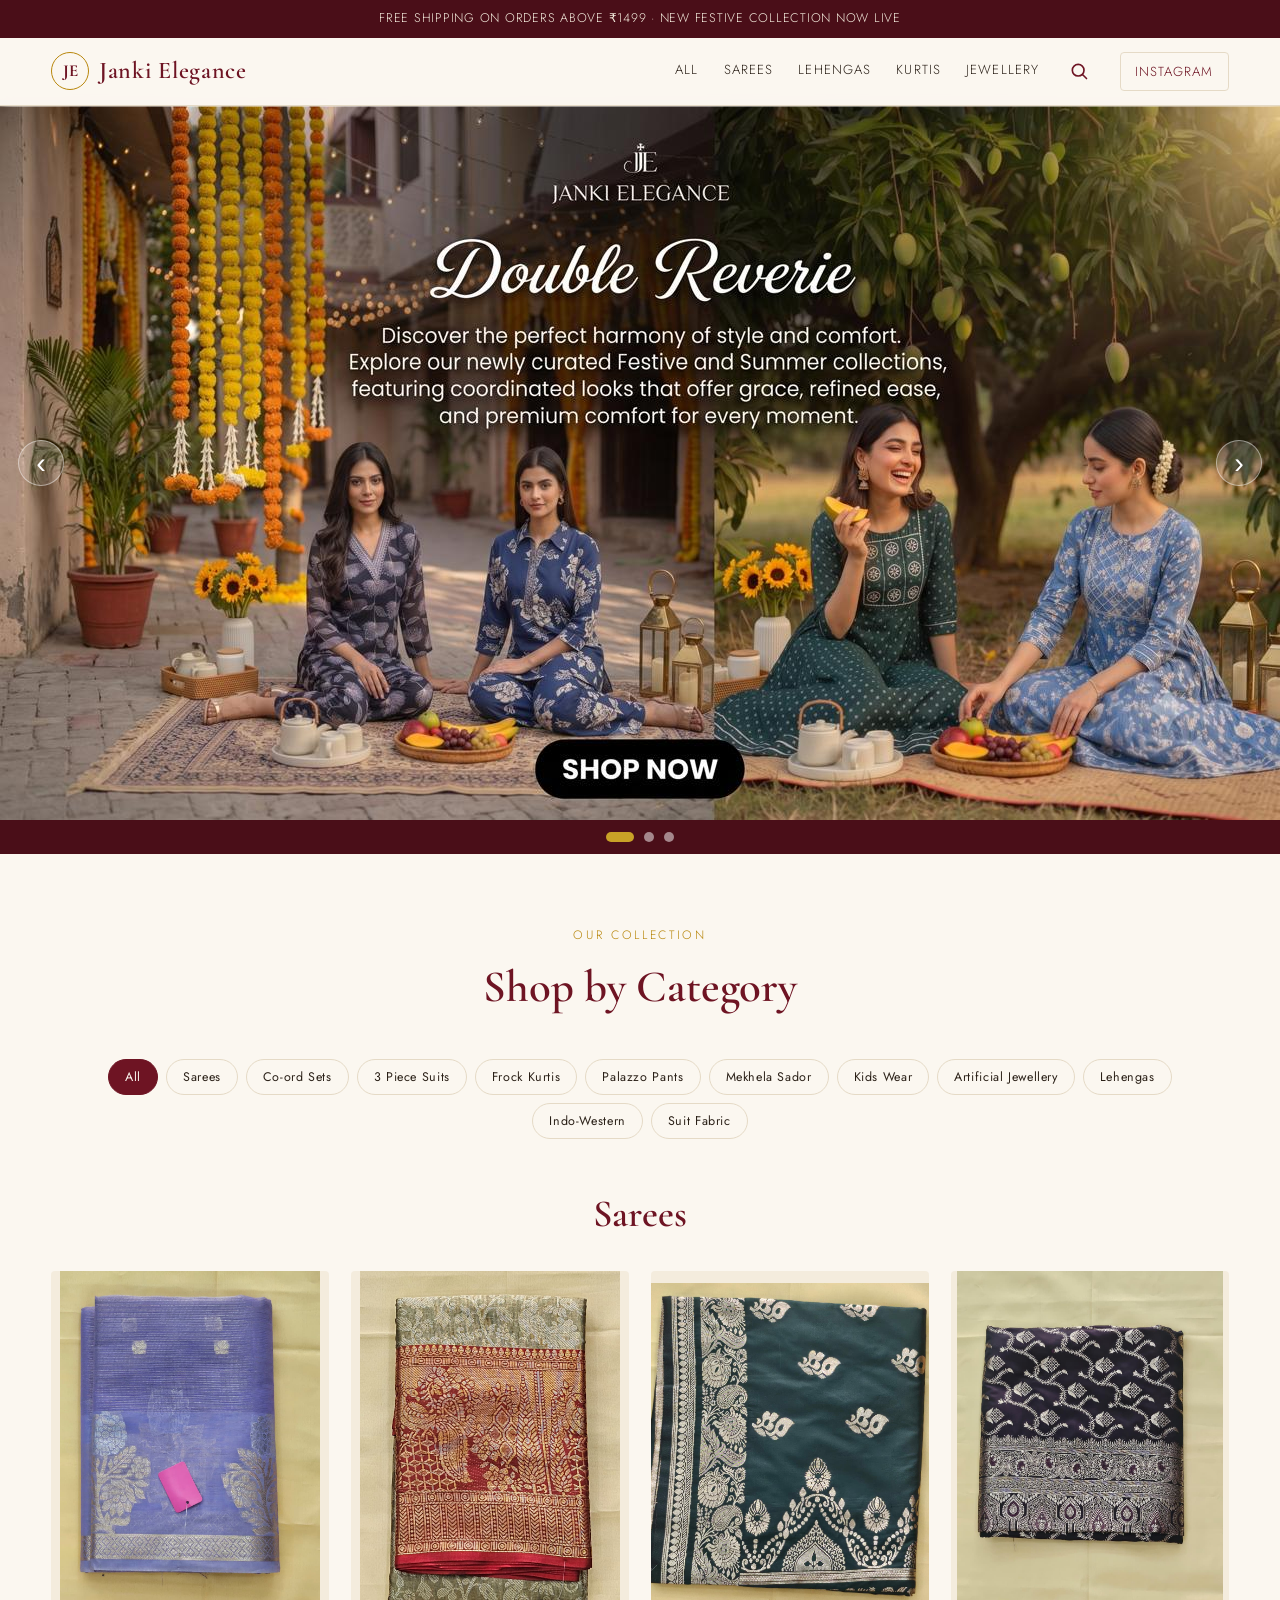
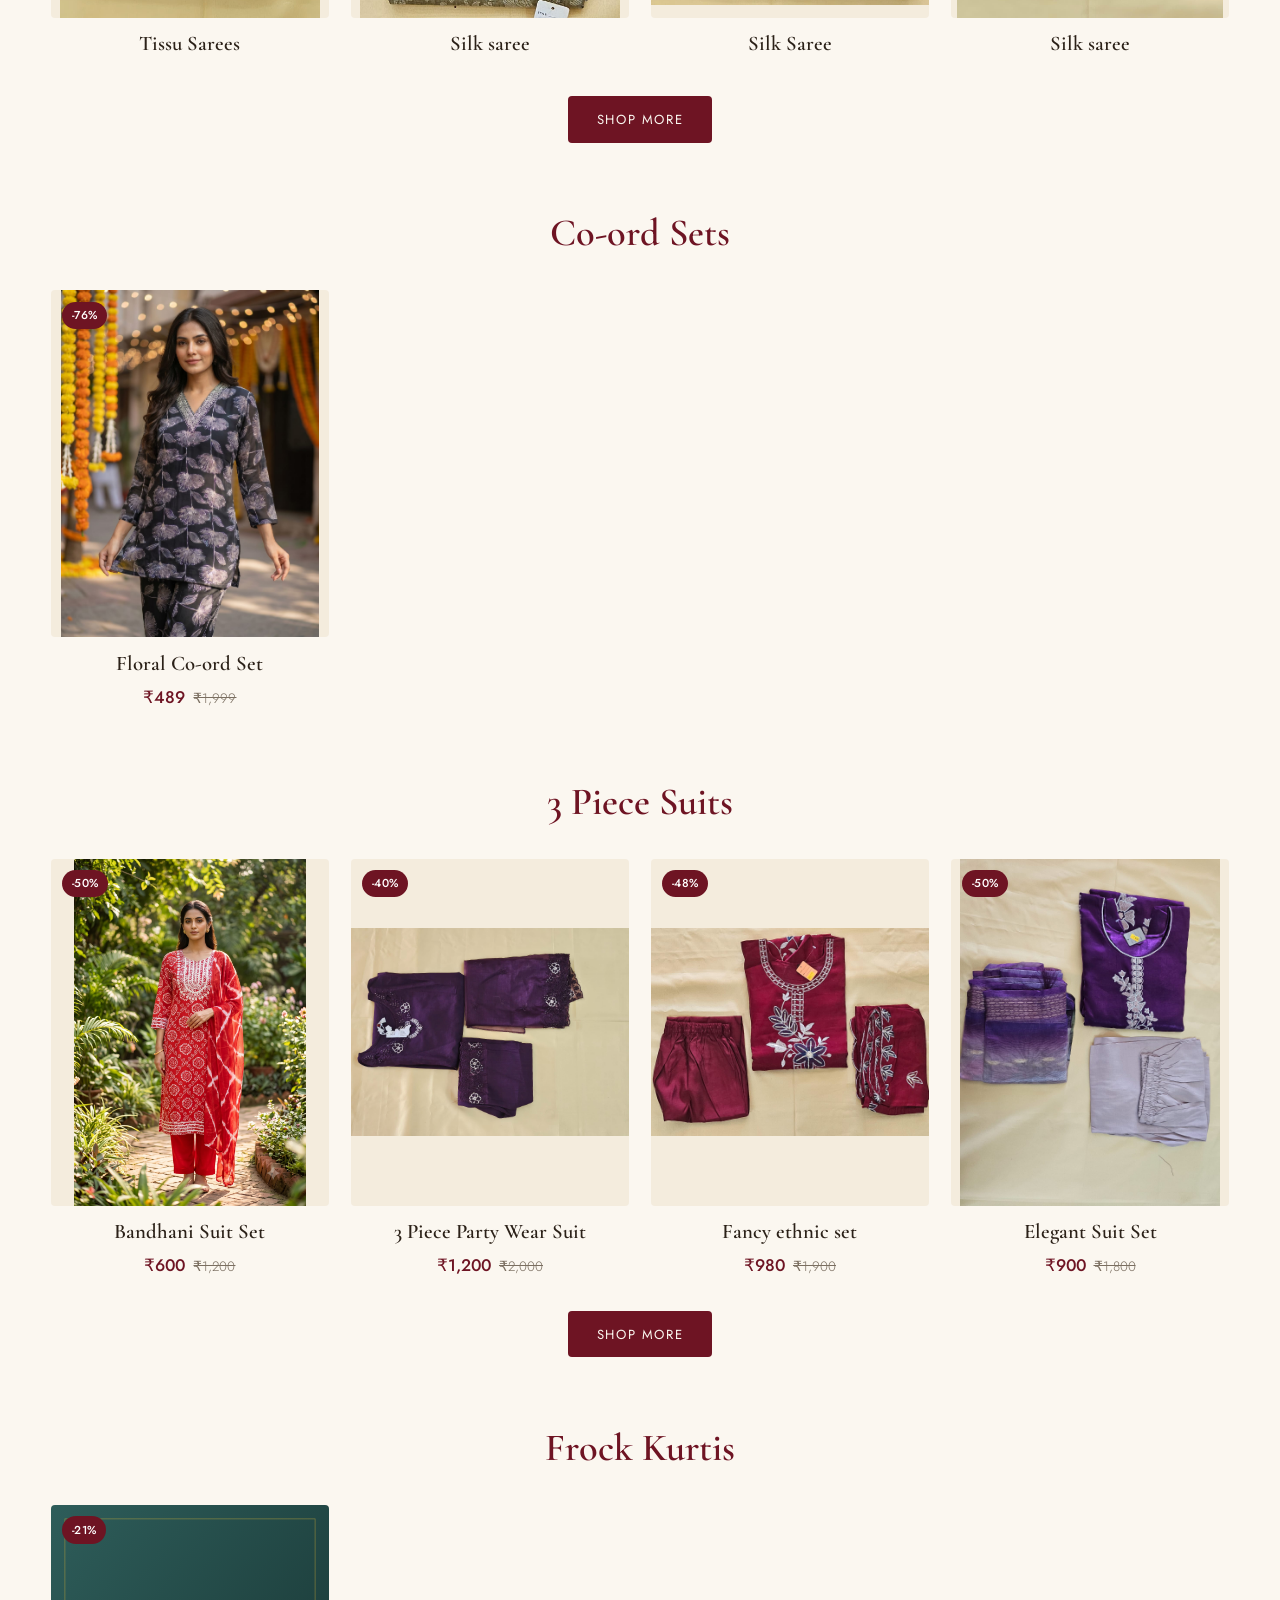
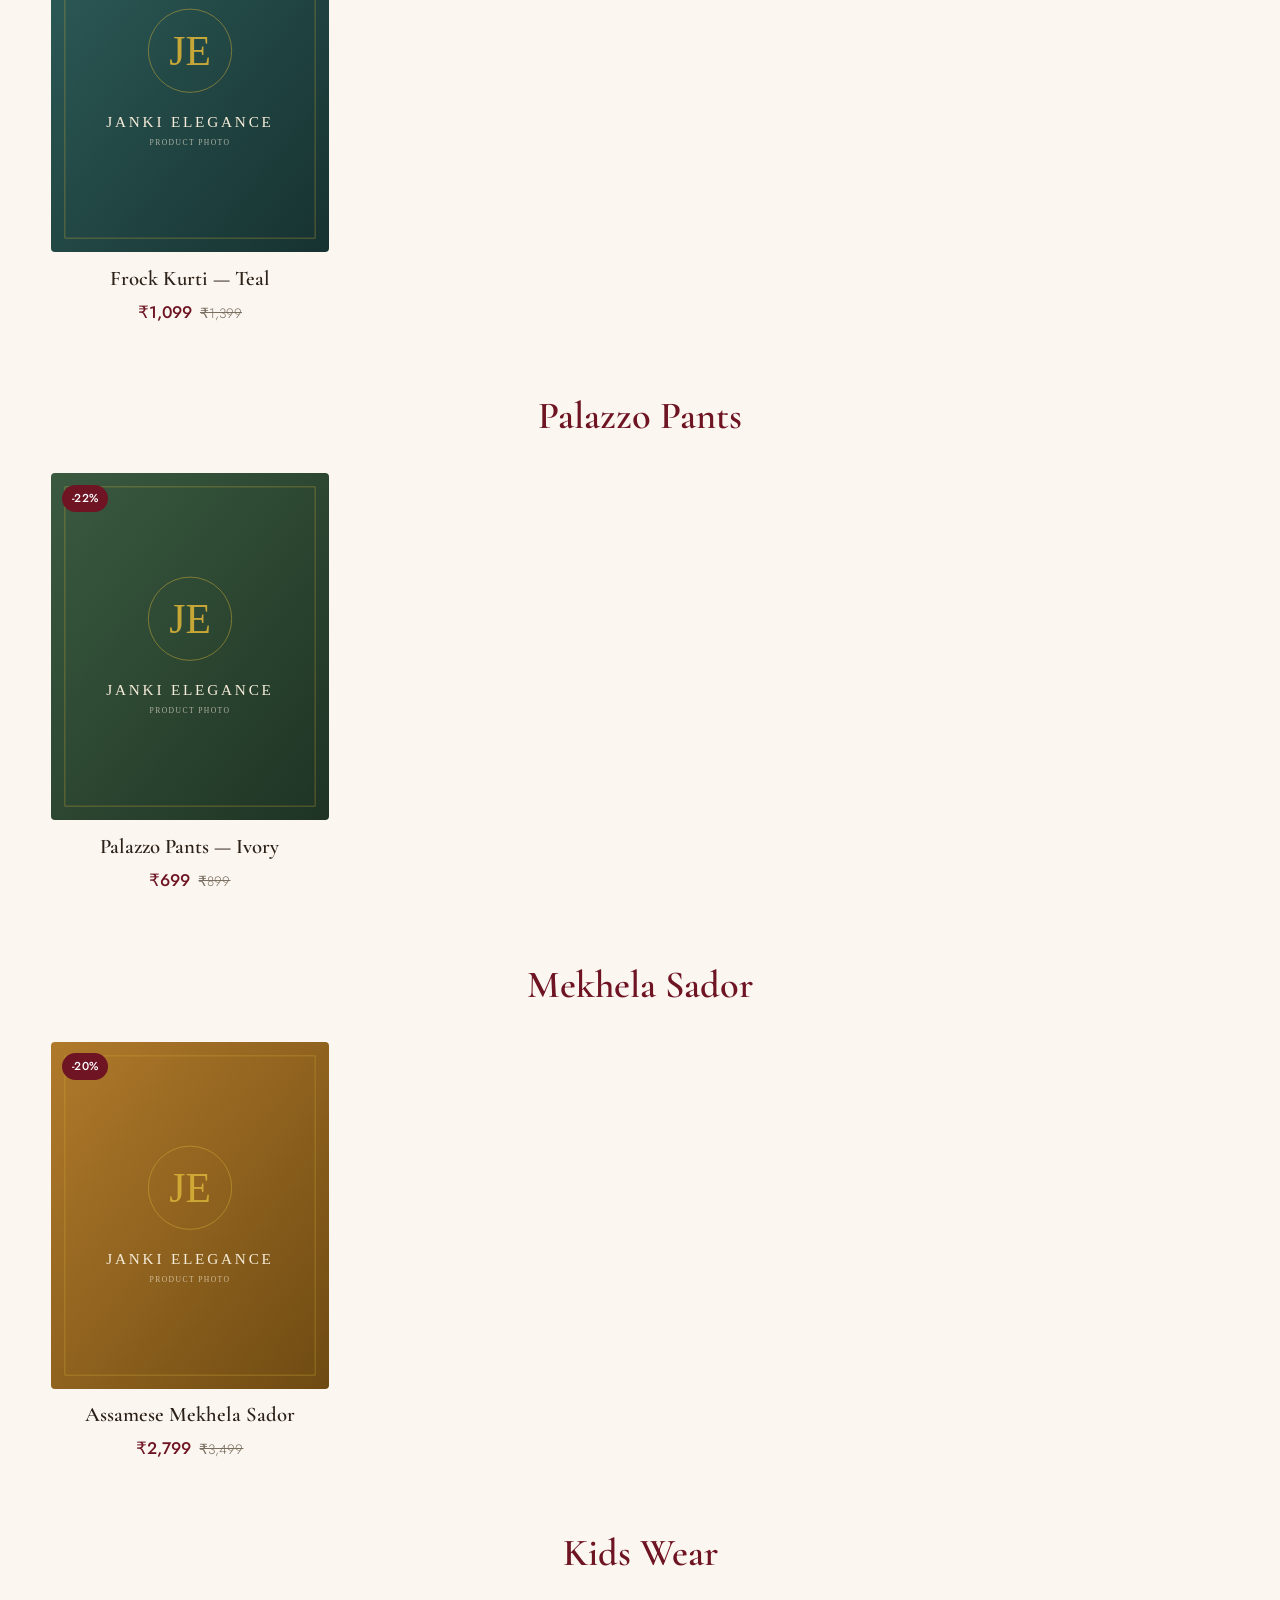
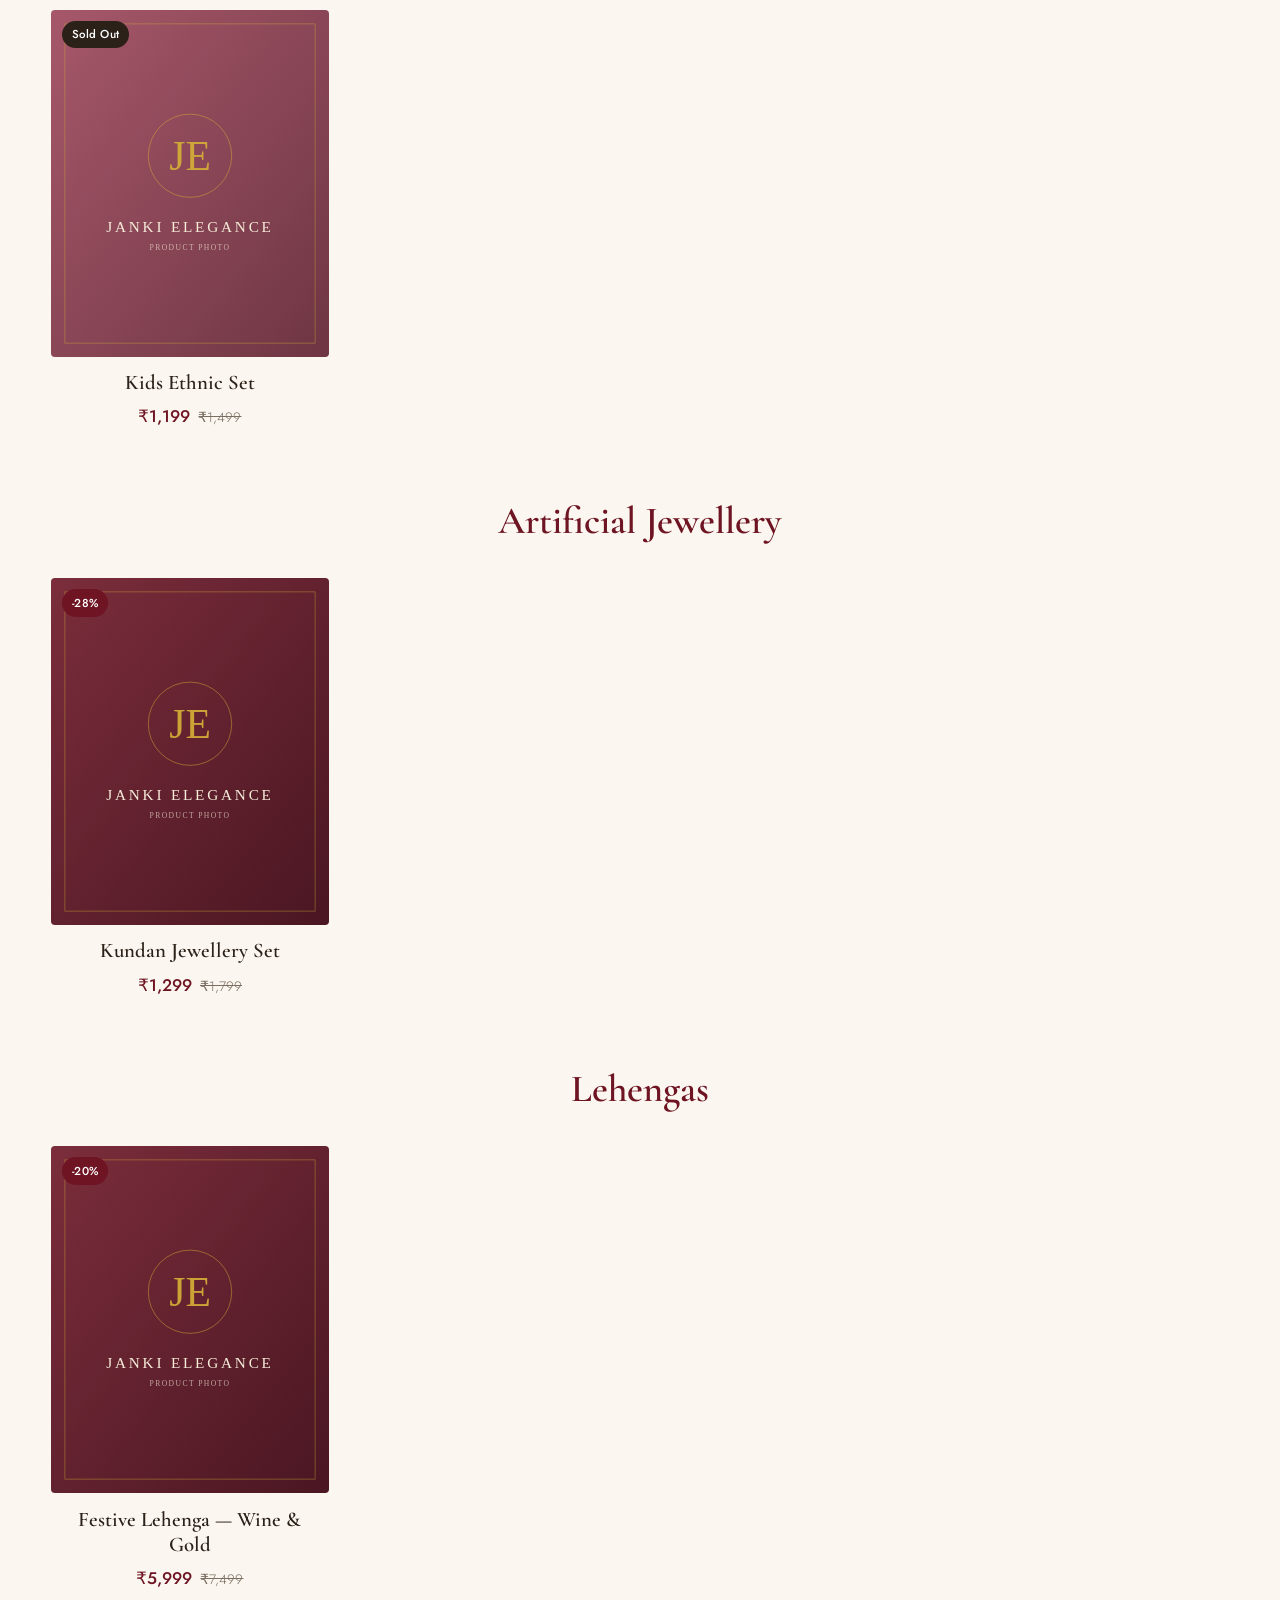
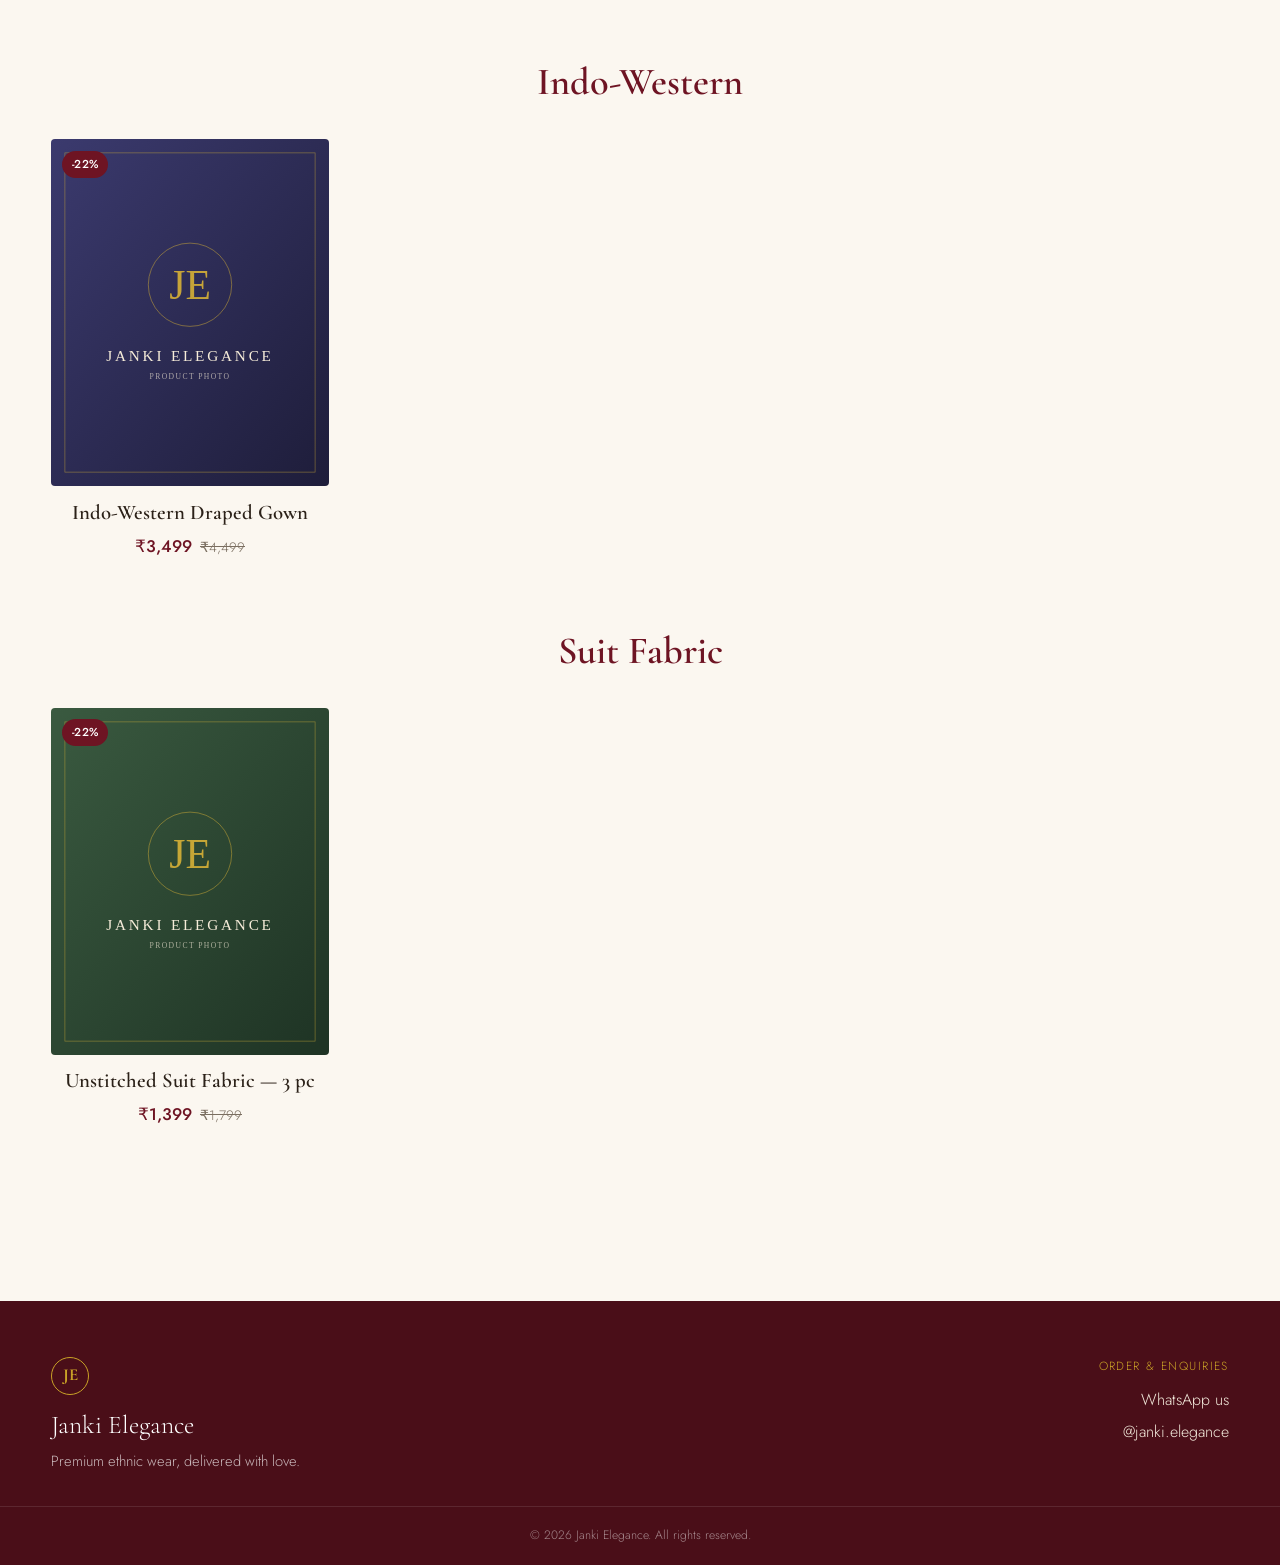
<file: index.html>
<!DOCTYPE html>
<html lang="en">
<head>
  <meta charset="UTF-8" />
  <meta name="viewport" content="width=device-width, initial-scale=1.0" />
  <title>Janki Elegance — Premium Ethnic Wear</title>
  <meta name="description" content="Janki Elegance — sarees, kurtis, lehengas, suits and more. Browse our collection and order on WhatsApp or Instagram." />
  <link rel="preconnect" href="https://fonts.googleapis.com" />
  <link rel="preconnect" href="https://fonts.gstatic.com" crossorigin />
  <link href="https://fonts.googleapis.com/css2?family=Cormorant+Garamond:wght@400;500;600;700&family=Jost:wght@300;400;500;600&display=swap" rel="stylesheet" />
  <link rel="stylesheet" href="/css/styles.css" />
</head>
<body>
  <div class="announce">Free shipping on orders above ₹1499 · New festive collection now live</div>

  <header class="site-header">
    <div class="header-inner">
      <button class="nav-toggle" id="navToggle" aria-label="Toggle menu" aria-expanded="false">☰</button>
      <a class="brand" href="/">
        <span class="brand-mark">JE</span>
        <span class="brand-name">Janki Elegance</span>
      </a>
      <nav class="main-nav" id="mainNav" aria-label="Categories">
        <a href="#catalog" data-cat="all">All</a>
        <a href="#catalog" data-cat="Sarees">Sarees</a>
        <a href="#catalog" data-cat="Lehengas">Lehengas</a>
        <a href="#catalog" data-cat="Cotton Kurtis">Kurtis</a>
        <a href="#catalog" data-cat="Artificial Jewellery">Jewellery</a>
      </nav>
      <button class="icon-btn search-toggle" id="searchToggle" aria-label="Search" aria-expanded="false">
        <svg viewBox="0 0 24 24" width="20" height="20" fill="none" stroke="currentColor" stroke-width="2" stroke-linecap="round" aria-hidden="true">
          <circle cx="11" cy="11" r="7"></circle><line x1="21" y1="21" x2="16.5" y2="16.5"></line>
        </svg>
      </button>
      <a class="ig-link" href="https://www.instagram.com/janki.elegance/" target="_blank" rel="noopener" aria-label="Instagram">Instagram</a>
    </div>
    <div class="search-bar" id="searchBar" hidden>
      <div class="search-bar-inner">
        <svg viewBox="0 0 24 24" width="20" height="20" fill="none" stroke="currentColor" stroke-width="2" stroke-linecap="round" aria-hidden="true" class="search-bar-icon">
          <circle cx="11" cy="11" r="7"></circle><line x1="21" y1="21" x2="16.5" y2="16.5"></line>
        </svg>
        <input type="search" id="searchInput" placeholder="Search sarees, kurtis, lehengas…" aria-label="Search products" autocomplete="off" />
        <button class="search-close" id="searchClose" aria-label="Close search">&times;</button>
      </div>
    </div>
  </header>

  <main>
    <h1 class="visually-hidden">Janki Elegance — Premium Ethnic Wear</h1>

    <section class="hero" aria-label="Featured collections" aria-roledescription="carousel">
      <div class="hero-slider" id="heroSlider">
        <!-- Poster banners: text & "Shop Now" are part of the image, so the whole slide is a link. -->
        <a class="slide is-active" href="#catalog" aria-label="Double Reverie — shop the Festive and Summer collections">
          <img src="/images/banners/double-reverie.jpg" alt="Double Reverie — newly curated Festive and Summer collections by Janki Elegance" width="1280" height="714" />
        </a>
        <a class="slide" href="#catalog" aria-label="Festive Reverie — shop refined comforts">
          <img src="/images/banners/festive-reverie.jpg" alt="Festive Reverie, Refined Comforts — curated looks for every occasion" width="1280" height="714" />
        </a>
        <a class="slide" href="#catalog" aria-label="Summer Reverie — shop elegant comforts">
          <img src="/images/banners/summer-reverie.jpg" alt="Summer Reverie, Elegant Comforts — premium comfort in curated new arrivals" width="1280" height="714" />
        </a>
      </div>
      <button class="slider-arrow prev" id="slidePrev" aria-label="Previous slide">&#8249;</button>
      <button class="slider-arrow next" id="slideNext" aria-label="Next slide">&#8250;</button>
      <div class="slider-dots" id="sliderDots" role="tablist" aria-label="Choose slide"></div>
    </section>

    <section class="catalog-section" id="catalog">
      <div class="section-head" id="catalogHead">
        <p class="section-eyebrow">Our Collection</p>
        <h2 class="section-title">Shop by Category</h2>
      </div>

      <div class="filter-bar" id="filterBar" role="tablist" aria-label="Filter by category">
        <!-- category chips injected by JS -->
      </div>

      <!-- Home: a preview row per category with a Shop More button -->
      <div id="homeView" aria-live="polite">
        <!-- category sections injected by JS -->
      </div>

      <!-- Collection: full listing of one category / search results -->
      <div id="collectionView" hidden aria-live="polite">
        <div class="collection-head">
          <button class="link-back" id="backToHome" type="button">&#8249; Back to all</button>
          <h2 class="collection-title" id="collectionTitle"></h2>
          <p class="collection-count" id="collectionCount"></p>
        </div>
        <div class="product-grid" id="collectionGrid"></div>
        <p class="empty-state" id="emptyState" hidden></p>
      </div>
    </section>
  </main>

  <footer class="site-footer">
    <div class="footer-inner">
      <div>
        <span class="brand-mark">JE</span>
        <p class="footer-name">Janki Elegance</p>
        <p class="footer-tag">Premium ethnic wear, delivered with love.</p>
      </div>
      <div class="footer-contact">
        <p>Order & enquiries</p>
        <a id="footerWhatsapp" href="#" target="_blank" rel="noopener">WhatsApp us</a>
        <a href="https://www.instagram.com/janki.elegance/" target="_blank" rel="noopener">@janki.elegance</a>
      </div>
    </div>
    <p class="copyright">© <span id="year"></span> Janki Elegance. All rights reserved.</p>
  </footer>

  <script src="/js/app.js"></script>
</body>
</html>
</file>
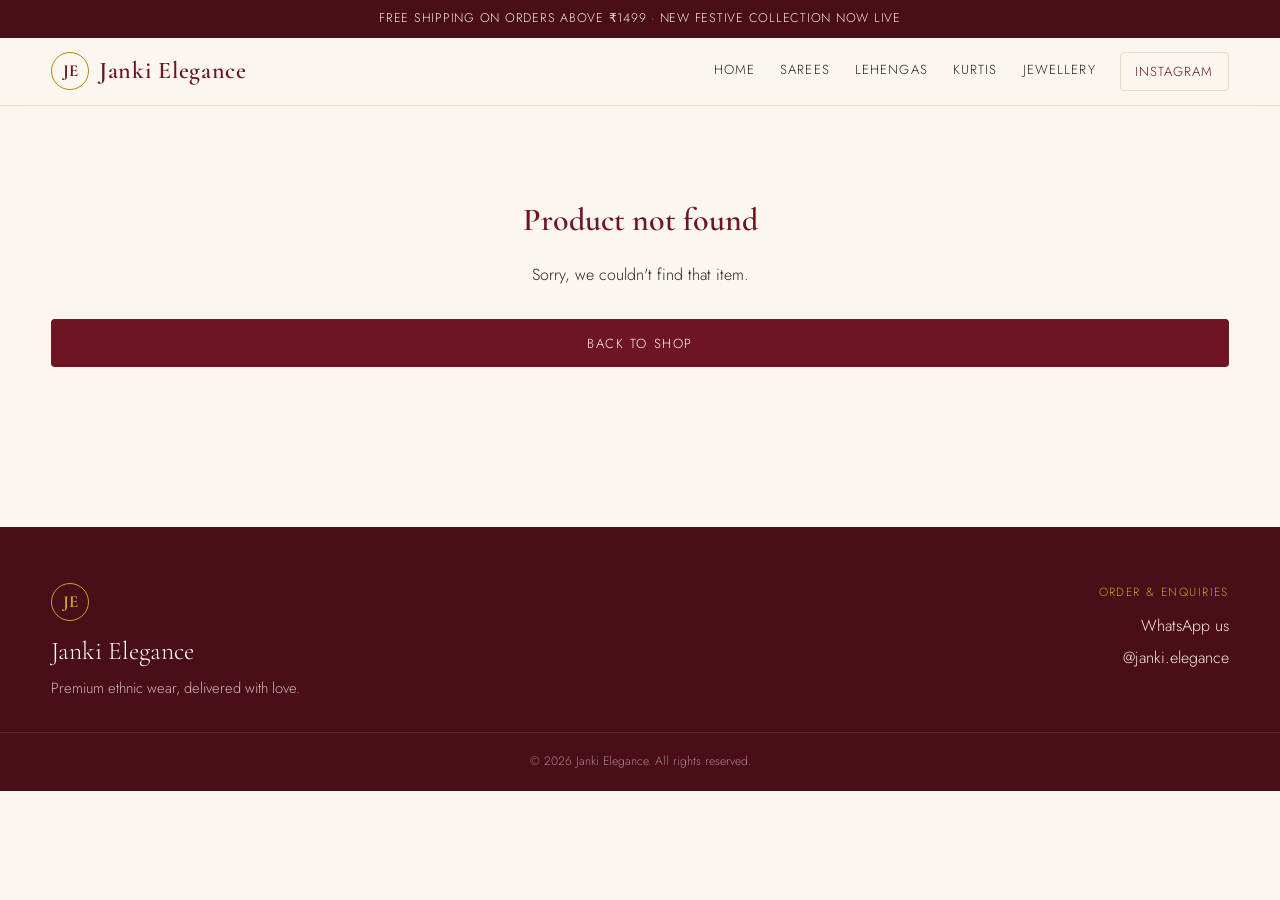
<file: product.html>
<!DOCTYPE html>
<html lang="en">
<head>
  <meta charset="UTF-8" />
  <meta name="viewport" content="width=device-width, initial-scale=1.0" />
  <title>Janki Elegance — Product</title>
  <meta name="description" content="Product details — Janki Elegance." />
  <link rel="preconnect" href="https://fonts.googleapis.com" />
  <link rel="preconnect" href="https://fonts.gstatic.com" crossorigin />
  <link href="https://fonts.googleapis.com/css2?family=Cormorant+Garamond:wght@400;500;600;700&family=Jost:wght@300;400;500;600&display=swap" rel="stylesheet" />
  <link rel="stylesheet" href="/css/styles.css" />
</head>
<body>
  <div class="announce">Free shipping on orders above ₹1499 · New festive collection now live</div>

  <header class="site-header">
    <div class="header-inner">
      <a class="brand" href="/">
        <span class="brand-mark">JE</span>
        <span class="brand-name">Janki Elegance</span>
      </a>
      <nav class="main-nav" aria-label="Categories">
        <a href="/">Home</a>
        <a href="index.html?cat=Sarees">Sarees</a>
        <a href="index.html?cat=Lehengas">Lehengas</a>
        <a href="index.html?cat=Cotton%20Kurtis">Kurtis</a>
        <a href="index.html?cat=Artificial%20Jewellery">Jewellery</a>
      </nav>
      <a class="ig-link" href="https://www.instagram.com/janki.elegance/" target="_blank" rel="noopener" aria-label="Instagram">Instagram</a>
    </div>
  </header>

  <main class="product-page" id="productRoot">
    <p class="pd-loading">Loading…</p>
  </main>

  <footer class="site-footer">
    <div class="footer-inner">
      <div>
        <span class="brand-mark">JE</span>
        <p class="footer-name">Janki Elegance</p>
        <p class="footer-tag">Premium ethnic wear, delivered with love.</p>
      </div>
      <div class="footer-contact">
        <p>Order &amp; enquiries</p>
        <a id="footerWhatsapp" href="#" target="_blank" rel="noopener">WhatsApp us</a>
        <a href="https://www.instagram.com/janki.elegance/" target="_blank" rel="noopener">@janki.elegance</a>
      </div>
    </div>
    <p class="copyright">© <span id="year"></span> Janki Elegance. All rights reserved.</p>
  </footer>

  <!-- Size chart modal (standard chart, same for all products) -->
  <div class="modal" id="sizeChartModal" hidden>
    <div class="modal-backdrop" data-close></div>
    <div class="modal-box" role="dialog" aria-modal="true" aria-label="Size chart">
      <button class="modal-close" data-close aria-label="Close size chart">&times;</button>
      <h3 class="modal-title">Size Chart</h3>
      <div class="table-scroll">
        <table class="size-chart">
          <thead>
            <tr><th>Label Size</th><th>Bust</th><th>Waist</th><th>Hips</th><th>Shoulder</th><th>Sleeves</th></tr>
          </thead>
          <tbody>
            <tr><td>XS</td><td>34</td><td>32</td><td>36</td><td>13</td><td>16</td></tr>
            <tr><td>S</td><td>36</td><td>34</td><td>38</td><td>13</td><td>16</td></tr>
            <tr><td>M</td><td>38</td><td>36</td><td>40</td><td>14</td><td>16.5</td></tr>
            <tr><td>L</td><td>40</td><td>38</td><td>42</td><td>15</td><td>16.5</td></tr>
            <tr><td>XL</td><td>42</td><td>40</td><td>44</td><td>16</td><td>17</td></tr>
            <tr><td>2XL</td><td>44</td><td>42</td><td>46</td><td>17</td><td>17</td></tr>
            <tr><td>3XL</td><td>46</td><td>44</td><td>48</td><td>18</td><td>17.5</td></tr>
            <tr><td>4XL</td><td>48</td><td>46</td><td>50</td><td>19</td><td>17.5</td></tr>
          </tbody>
        </table>
      </div>
      <p class="size-chart-note">All measurements in inches. For a relaxed fit, size up.</p>
    </div>
  </div>

  <script src="/js/product.js"></script>
</body>
</html>
</file>
<file: css/styles.css>
:root {
  --ivory: #FBF7F0;
  --ivory-2: #F4ECDD;
  --wine: #6E1423;
  --wine-deep: #4A0E18;
  --gold: #B8860B;
  --gold-soft: #C9A227;
  --espresso: #2B2118;
  --muted: #7A6E60;
  --line: #E5DAC6;
  --radius: 4px;
  --maxw: 1600px;
  /* Side margin shared by header, page content and footer so they all line up:
     20px on phones, growing to 56px on wide screens. */
  --edge: clamp(1.25rem, 4vw, 3.5rem);
  --shadow: 0 10px 30px rgba(43, 33, 24, 0.08);
}

* { box-sizing: border-box; }

html { scroll-behavior: smooth; }

body {
  margin: 0;
  background: var(--ivory);
  color: var(--espresso);
  font-family: "Jost", -apple-system, sans-serif;
  font-weight: 300;
  line-height: 1.6;
  -webkit-font-smoothing: antialiased;
}

h1, h2, h3 { font-family: "Cormorant Garamond", Georgia, serif; font-weight: 600; margin: 0; }
a { color: inherit; text-decoration: none; }
em { font-style: italic; }

/* Announcement */
.announce {
  background: var(--wine-deep);
  color: var(--ivory-2);
  text-align: center;
  font-size: 0.78rem;
  letter-spacing: 0.06em;
  padding: 0.55rem 1rem;
  text-transform: uppercase;
}

/* Header */
.site-header {
  position: sticky;
  top: 0;
  z-index: 50;
  background: rgba(251, 247, 240, 0.92);
  backdrop-filter: blur(8px);
  border-bottom: 1px solid var(--line);
}
/* Header, page content and footer share one edge margin, so the logo, the page
   content and the footer all start at the same line near the screen edge. */
.header-inner {
  max-width: var(--maxw);
  margin: 0 auto;
  display: flex;
  align-items: center;
  gap: 1.5rem;
  padding: 0.9rem var(--edge);
}
.brand { display: flex; align-items: center; gap: 0.6rem; margin-right: auto; }
.brand-mark {
  display: inline-grid;
  place-items: center;
  width: 38px; height: 38px;
  border: 1.5px solid var(--gold);
  color: var(--wine);
  border-radius: 50%;
  font-family: "Cormorant Garamond", serif;
  font-weight: 700;
  font-size: 1.05rem;
}
.brand-name {
  font-family: "Cormorant Garamond", serif;
  font-size: 1.5rem;
  font-weight: 600;
  letter-spacing: 0.03em;
  color: var(--wine);
}
.main-nav { display: flex; gap: 1.6rem; }
.main-nav a {
  font-size: 0.82rem;
  letter-spacing: 0.08em;
  text-transform: uppercase;
  color: var(--espresso);
  padding-bottom: 2px;
  border-bottom: 1px solid transparent;
  transition: border-color 0.2s, color 0.2s;
}
.main-nav a:hover { color: var(--wine); border-color: var(--gold); }
.ig-link {
  font-size: 0.82rem;
  letter-spacing: 0.08em;
  text-transform: uppercase;
  color: var(--wine);
  border: 1px solid var(--line);
  padding: 0.5rem 0.9rem;
  border-radius: var(--radius);
  transition: background 0.2s, border-color 0.2s;
}
.ig-link:hover { background: var(--ivory-2); border-color: var(--gold); }
.nav-toggle { display: none; background: none; border: none; font-size: 1.4rem; cursor: pointer; color: var(--wine); }

/* Accessibility utility */
.visually-hidden {
  position: absolute !important;
  width: 1px; height: 1px;
  padding: 0; margin: -1px;
  overflow: hidden; clip: rect(0 0 0 0);
  white-space: nowrap; border: 0;
}

/* Header icon buttons + search */
.icon-btn {
  background: none; border: none; cursor: pointer;
  color: var(--wine);
  display: grid; place-items: center;
  padding: 0.4rem;
  border-radius: var(--radius);
  transition: color 0.2s, background 0.2s;
}
.icon-btn:hover { background: var(--ivory-2); }
.search-bar { border-bottom: 1px solid var(--line); background: var(--ivory); }
.search-bar-inner {
  max-width: var(--maxw);
  margin: 0 auto;
  padding: 0.7rem var(--edge);
  display: flex; align-items: center; gap: 0.8rem;
}
.search-bar-icon { color: var(--muted); flex: none; }
.search-bar input {
  flex: 1;
  border: none; background: transparent; outline: none;
  font-family: "Jost", sans-serif; font-weight: 300;
  font-size: 1.05rem; color: var(--espresso);
  padding: 0.45rem 0;
}
.search-close { background: none; border: none; cursor: pointer; font-size: 1.5rem; line-height: 1; color: var(--muted); padding: 0 0.2rem; }
.search-close:hover { color: var(--wine); }

/* Hero slider */
.hero { position: relative; overflow: hidden; background: var(--wine-deep); }
/* Matches the 1280x714 poster banners so they are never cropped. */
.hero-slider { position: relative; width: 100%; aspect-ratio: 1280 / 714; }
.slide {
  position: absolute; inset: 0;
  background-size: cover; background-position: center;
  display: grid; align-items: center;
  opacity: 0; visibility: hidden;
  transition: opacity 0.9s ease;
}
.slide.is-active { opacity: 1; visibility: visible; }
.slide img { width: 100%; height: 100%; object-fit: cover; display: block; }
.slide-content {
  position: relative; z-index: 2;
  width: 100%; max-width: var(--maxw);
  margin: 0 auto;
  padding: 2rem 1.5rem;
  padding-left: max(1.5rem, calc((100vw - var(--maxw)) / 2 + 1.5rem));
  color: var(--ivory);
}
.hero-eyebrow { text-transform: uppercase; letter-spacing: 0.25em; font-size: 0.78rem; color: var(--gold-soft); margin: 0 0 1rem; }
.hero-title { font-size: clamp(2.4rem, 5.5vw, 4.2rem); line-height: 1.05; color: #fff; margin: 0; }
.hero-title em { color: var(--gold-soft); }
.hero-sub { font-size: 1.05rem; max-width: 30ch; margin: 1.2rem 0 2rem; color: rgba(255,255,255,0.9); }

/* Slider controls */
.slider-arrow {
  position: absolute; top: calc(50% - 17px); transform: translateY(-50%);
  z-index: 3;
  width: 46px; height: 46px;
  display: grid; place-items: center;
  background: rgba(255,255,255,0.14);
  border: 1px solid rgba(255,255,255,0.45);
  color: #fff; border-radius: 50%;
  font-size: 1.8rem; line-height: 1; cursor: pointer;
  transition: background 0.2s;
}
.slider-arrow:hover { background: rgba(255,255,255,0.3); }
.slider-arrow.prev { left: 18px; }
.slider-arrow.next { right: 18px; }
/* Dots sit in a strip below the banner so they never cover the poster's own "Shop Now". */
.slider-dots {
  display: flex; justify-content: center; gap: 10px;
  padding: 12px 0;
}
.slider-dots button {
  width: 10px; height: 10px; padding: 0;
  border: none; border-radius: 999px;
  background: rgba(255,255,255,0.5); cursor: pointer;
  transition: width 0.25s, background 0.25s;
}
.slider-dots button.active { width: 28px; background: var(--gold-soft); }
@media (prefers-reduced-motion: reduce) {
  .slide { transition: none; }
}

/* Buttons */
.btn {
  display: inline-block;
  font-family: "Jost", sans-serif;
  font-size: 0.82rem;
  letter-spacing: 0.12em;
  text-transform: uppercase;
  padding: 0.85rem 1.8rem;
  border-radius: var(--radius);
  cursor: pointer;
  transition: transform 0.15s, background 0.2s, color 0.2s;
}
.btn:hover { transform: translateY(-2px); }
.btn-light { background: var(--ivory); color: var(--wine); }
.btn-light:hover { background: #fff; }
.btn-wine {
  background: var(--wine);
  color: var(--ivory);
  width: 100%;
  border: none;
  text-align: center;
}
.btn-wine:hover { background: var(--wine-deep); }

/* Catalog */
.catalog-section { max-width: var(--maxw); margin: 0 auto; padding: 4.5rem var(--edge) 5rem; }
.section-head { text-align: center; margin-bottom: 2.2rem; }
.section-eyebrow { text-transform: uppercase; letter-spacing: 0.22em; font-size: 0.76rem; color: var(--gold); margin: 0 0 0.4rem; }
.section-title { font-size: clamp(2rem, 4vw, 2.8rem); color: var(--wine); }

.filter-bar { display: flex; flex-wrap: wrap; justify-content: center; gap: 0.5rem; margin-bottom: 2.8rem; }
.chip {
  font-family: "Jost", sans-serif;
  font-size: 0.78rem;
  letter-spacing: 0.05em;
  background: transparent;
  border: 1px solid var(--line);
  color: var(--espresso);
  padding: 0.5rem 1rem;
  border-radius: 999px;
  cursor: pointer;
  transition: all 0.18s;
}
.chip:hover { border-color: var(--gold); }
.chip.active { background: var(--wine); color: var(--ivory); border-color: var(--wine); }

/* Product grid */
.product-grid {
  display: grid;
  grid-template-columns: repeat(4, 1fr);
  gap: 1.8rem 1.4rem;
}
.product-card {
  display: flex; flex-direction: column;
  color: inherit; text-decoration: none;
  opacity: 0; transform: translateY(14px);
}
.product-card.in { animation: rise 0.5s ease forwards; }
@keyframes rise { to { opacity: 1; transform: none; } }

.product-media {
  position: relative;
  aspect-ratio: 4 / 5;
  overflow: hidden;
  background: var(--ivory-2);
  border-radius: var(--radius);
}
.product-media img {
  width: 100%; height: 100%;
  object-fit: contain;
  display: block;
  transition: transform 0.6s ease;
}
.product-card:hover .product-media img { transform: scale(1.06); }
.badge {
  position: absolute;
  top: 0.7rem; left: 0.7rem;
  background: var(--wine);
  color: #fff;
  font-size: 0.72rem;
  font-weight: 500;
  letter-spacing: 0.04em;
  padding: 0.28rem 0.6rem;
  border-radius: 999px;
}
.badge.soldout { background: var(--espresso); }

.product-info { padding: 0.9rem 0.4rem 0; display: flex; flex-direction: column; align-items: center; text-align: center; flex: 1; }
.product-name { font-family: "Cormorant Garamond", serif; font-size: 1.3rem; font-weight: 600; line-height: 1.2; margin: 0 0 0.45rem; color: var(--espresso); }
.product-card:hover .product-name { color: var(--wine); }
.product-price { display: flex; align-items: baseline; gap: 0.5rem; }
.price-now { font-size: 1.05rem; font-weight: 500; color: var(--wine); }
.price-was { font-size: 0.85rem; color: var(--muted); text-decoration: line-through; }

.empty-state { text-align: center; color: var(--muted); padding: 3rem 0; }

/* Category sections (home) */
.cat-section { margin-bottom: 3.8rem; }
.cat-section-head { text-align: center; margin-bottom: 1.6rem; }
.cat-title { font-family: "Cormorant Garamond", serif; font-size: clamp(1.7rem, 3.2vw, 2.4rem); font-weight: 600; color: var(--wine); margin: 0; }
.shop-more-wrap { text-align: center; margin-top: 2rem; }
.btn-shopmore { background: var(--wine); color: var(--ivory); border: none; }
.btn-shopmore:hover { background: var(--wine-deep); }

/* Collection view head */
.collection-head { text-align: center; margin-bottom: 2.4rem; }
.link-back {
  background: none; border: none; cursor: pointer;
  color: var(--wine); font-family: "Jost", sans-serif;
  font-size: 0.82rem; letter-spacing: 0.06em;
  display: inline-block; margin-bottom: 0.8rem;
  padding: 0.3rem 0.2rem;
}
.link-back:hover { text-decoration: underline; }
.collection-title { font-size: clamp(2rem, 4vw, 2.8rem); color: var(--wine); }
.collection-count { color: var(--muted); font-size: 0.9rem; margin: 0.3rem 0 0; }

/* Footer */
.site-footer { background: var(--wine-deep); color: var(--ivory-2); margin-top: 2rem; }
.footer-inner {
  max-width: var(--maxw);
  margin: 0 auto;
  padding: 3.5rem var(--edge) 2rem;
  display: flex;
  justify-content: space-between;
  flex-wrap: wrap;
  gap: 2rem;
}
.site-footer .brand-mark { border-color: var(--gold-soft); color: var(--gold-soft); }
.footer-name { font-family: "Cormorant Garamond", serif; font-size: 1.6rem; margin: 0.6rem 0 0.3rem; color: #fff; }
.footer-tag { color: rgba(255,255,255,0.7); max-width: 30ch; margin: 0; font-size: 0.92rem; }
.footer-contact { text-align: right; }
.footer-contact p { text-transform: uppercase; letter-spacing: 0.12em; font-size: 0.74rem; color: var(--gold-soft); margin: 0 0 0.7rem; }
.footer-contact a { display: block; margin-bottom: 0.4rem; color: var(--ivory-2); transition: color 0.2s; }
.footer-contact a:hover { color: #fff; }
.copyright { text-align: center; font-size: 0.76rem; color: rgba(255,255,255,0.5); padding: 1.2rem; border-top: 1px solid rgba(255,255,255,0.1); margin: 0; }

/* Responsive */
@media (max-width: 980px) {
  .product-grid { grid-template-columns: repeat(3, 1fr); }
}
@media (max-width: 720px) {
  .product-grid { grid-template-columns: repeat(2, 1fr); gap: 1.2rem 0.9rem; }
  .nav-toggle { display: block; }
  .main-nav {
    position: absolute;
    top: 100%; left: 0; right: 0;
    background: var(--ivory);
    border-bottom: 1px solid var(--line);
    flex-direction: column;
    gap: 0;
    padding: 0.5rem var(--edge);
    display: none;
  }
  .main-nav.open { display: flex; }
  .main-nav a { padding: 0.7rem 0; border-bottom: 1px solid var(--line); }
  .ig-link { display: none; }
  .footer-contact { text-align: left; }
  .slider-arrow { display: none; }
  .hero-title { font-size: clamp(2rem, 8vw, 2.9rem); }
}
@media (max-width: 420px) {
  .product-grid { grid-template-columns: 1fr 1fr; }
  .product-name { font-size: 1.15rem; }
}

/* ============================================================
   Product detail page
   ============================================================ */
.product-page { max-width: var(--maxw); margin: 0 auto; padding: 1.5rem var(--edge) 4rem; }
.pd-loading { padding: 4rem 0; text-align: center; color: var(--muted); }

.breadcrumb { font-size: 0.82rem; color: var(--muted); margin: 0.5rem 0 2rem; display: flex; flex-wrap: wrap; gap: 0.5rem; align-items: center; }
.breadcrumb a { color: var(--muted); }
.breadcrumb a:hover { color: var(--wine); }
.breadcrumb .current { color: var(--espresso); }

.pd-layout { display: grid; grid-template-columns: 1fr 1fr; gap: 3rem; align-items: start; }

/* Gallery */
.pd-main { position: relative; aspect-ratio: 4 / 5; border-radius: var(--radius); overflow: hidden; background: var(--ivory-2); }
.pd-track {
  display: flex; height: 100%;
  overflow-x: auto; scroll-snap-type: x mandatory;
  scrollbar-width: none; overscroll-behavior-x: contain;
}
.pd-track::-webkit-scrollbar { display: none; }
.pd-slide { flex: 0 0 100%; height: 100%; scroll-snap-align: center; scroll-snap-stop: always; }
.pd-slide img, .pd-slide video { width: 100%; height: 100%; object-fit: contain; display: block; }
.pd-main .badge { z-index: 2; }
.pd-slide img { cursor: zoom-in; }

/* Full-screen photo viewer */
.lb {
  position: fixed; inset: 0; z-index: 200;
  background: #0d0a08;
  display: flex; flex-direction: column;
}
.lb[hidden] { display: none; }
.lb-bar {
  display: flex; align-items: center; justify-content: space-between;
  padding: 0.6rem 0.6rem 0.6rem 1.1rem; color: rgba(255, 255, 255, 0.85);
  font-size: 0.9rem; letter-spacing: 0.04em;
  flex: none;
}
.lb-close {
  width: 44px; height: 44px; border: none; border-radius: 50%;
  background: rgba(255, 255, 255, 0.12); color: #fff;
  font-size: 1.9rem; line-height: 1; cursor: pointer;
}
.lb-close:hover { background: rgba(255, 255, 255, 0.24); }
.lb-track {
  flex: 1; min-height: 0;
  display: flex; overflow-x: auto; scroll-snap-type: x mandatory;
  scrollbar-width: none; overscroll-behavior: contain;
}
.lb-track::-webkit-scrollbar { display: none; }
.lb-zoomed .lb-track { overflow: hidden; }
.lb-slide {
  flex: 0 0 100%; height: 100%; overflow: hidden;
  scroll-snap-align: center; scroll-snap-stop: always;
}
.lb-slide img {
  width: 100%; height: 100%; object-fit: contain; display: block;
  /* horizontal swipes go to the photo strip; pinches and drags are handled in JS */
  touch-action: pan-x;
  user-select: none; -webkit-user-select: none; -webkit-touch-callout: none;
  cursor: zoom-in;
  transition: transform 0.2s ease;
}
.lb-zoomed .lb-slide img { touch-action: none; cursor: zoom-out; transition: none; }
.lb-arrow {
  position: absolute; top: 50%; transform: translateY(-50%);
  width: 48px; height: 48px; border-radius: 50%;
  border: 1px solid rgba(255, 255, 255, 0.35);
  background: rgba(0, 0, 0, 0.35); color: #fff;
  font-size: 2rem; line-height: 1; cursor: pointer;
}
.lb-arrow:hover { background: rgba(0, 0, 0, 0.6); }
.lb-arrow.prev { left: 16px; }
.lb-arrow.next { right: 16px; }
.lb-zoomed .lb-arrow, .lb-zoomed .lb-hint { opacity: 0; pointer-events: none; }
.lb-hint {
  flex: none; margin: 0; padding: 0.7rem 1rem calc(0.7rem + env(safe-area-inset-bottom));
  text-align: center; color: rgba(255, 255, 255, 0.55); font-size: 0.8rem;
  transition: opacity 0.2s;
}
@media (hover: none) { .lb-arrow { display: none; } }
.pd-dots {
  position: absolute; bottom: 10px; left: 50%; transform: translateX(-50%);
  display: flex; gap: 6px; z-index: 2; pointer-events: none;
}
.pd-dot { width: 7px; height: 7px; border-radius: 50%; background: rgba(58, 12, 24, 0.25); transition: background 0.2s, width 0.2s; }
.pd-dot.active { width: 18px; border-radius: 999px; background: var(--wine); }
.pd-thumbs { display: flex; gap: 0.7rem; margin-top: 0.8rem; flex-wrap: wrap; }
.pd-thumb { position: relative; width: 72px; aspect-ratio: 4 / 5; padding: 0; border: 1px solid var(--line); border-radius: var(--radius); overflow: hidden; cursor: pointer; background: var(--ivory-2); }
.pd-thumb img, .pd-thumb video { width: 100%; height: 100%; object-fit: contain; display: block; }
.pd-play {
  position: absolute; top: 50%; left: 50%; transform: translate(-50%, -50%);
  width: 28px; height: 28px; border-radius: 50%;
  background: rgba(0, 0, 0, 0.55); color: #fff;
  font-size: 0.7rem; line-height: 28px; text-align: center; padding-left: 2px;
  pointer-events: none;
}
.pd-thumb.active { border-color: var(--wine); }

/* Info */
.pd-info { padding-top: 0.5rem; }
.pd-name { font-family: "Cormorant Garamond", serif; font-size: clamp(1.9rem, 3.5vw, 2.7rem); color: var(--espresso); line-height: 1.1; margin: 0 0 0.8rem; }
.pd-rating { display: flex; align-items: center; gap: 0.6rem; margin-bottom: 1rem; }
.stars { letter-spacing: 2px; }
.star { color: var(--line); font-size: 1.05rem; }
.star.on { color: var(--gold); }
.pd-reviews { font-size: 0.86rem; color: var(--muted); }
.pd-price { display: flex; align-items: baseline; gap: 0.8rem; margin-bottom: 1.8rem; }
.pd-price .price-now { font-size: 1.6rem; }
.pd-price .price-was { font-size: 1rem; }
.price-off { font-size: 0.82rem; color: #fff; background: var(--gold); padding: 0.15rem 0.5rem; border-radius: 999px; }

.pd-sizes { margin-bottom: 1.8rem; }
.pd-sizes-head { display: flex; align-items: center; justify-content: space-between; margin-bottom: 0.7rem; }
.pd-label { text-transform: uppercase; letter-spacing: 0.1em; font-size: 0.78rem; color: var(--espresso); }
.size-chart-link { background: none; border: none; cursor: pointer; color: var(--wine); font-family: "Jost", sans-serif; font-size: 0.82rem; }
.size-chart-link:hover { text-decoration: underline; }
.size-options { display: flex; flex-wrap: wrap; gap: 0.5rem; }
.size-chip {
  min-width: 46px; padding: 0.55rem 0.8rem;
  border: 1px solid var(--line); background: transparent;
  font-family: "Jost", sans-serif; font-size: 0.85rem; color: var(--espresso);
  border-radius: var(--radius); cursor: pointer; transition: all 0.15s;
}
.size-chip:hover { border-color: var(--gold); }
.size-chip.selected { background: var(--wine); color: var(--ivory); border-color: var(--wine); }

.pd-actions { display: flex; flex-direction: column; gap: 0.8rem; margin-bottom: 2.2rem; }
.btn-ig { background: transparent; color: var(--wine); border: 1px solid var(--wine); width: 100%; text-align: center; }
.btn-ig:hover { background: var(--wine); color: var(--ivory); }
.pd-wa { width: 100%; text-align: center; }
.btn-share {
  display: inline-flex; align-items: center; justify-content: center; gap: 0.5rem;
  width: 100%; background: transparent; border: 1px solid var(--line); color: var(--espresso);
  font-family: "Jost", sans-serif; font-size: 0.82rem; letter-spacing: 0.1em; text-transform: uppercase;
  padding: 0.75rem 1.8rem; border-radius: var(--radius); cursor: pointer;
  transition: border-color 0.2s, color 0.2s;
}
.btn-share:hover { border-color: var(--gold); color: var(--wine); }

/* Toast (copy-link confirmation) */
.toast {
  position: fixed; left: 50%; bottom: 28px;
  transform: translateX(-50%) translateY(20px);
  background: var(--espresso); color: var(--ivory);
  padding: 0.8rem 1.3rem; border-radius: 999px;
  font-size: 0.9rem; box-shadow: var(--shadow);
  opacity: 0; pointer-events: none; z-index: 200;
  max-width: 90vw; text-align: center;
  transition: opacity 0.25s, transform 0.25s;
}
.toast.show { opacity: 1; transform: translateX(-50%) translateY(0); }

.pd-desc { border-top: 1px solid var(--line); padding-top: 1.6rem; }
.pd-desc h2 { font-family: "Cormorant Garamond", serif; font-size: 1.5rem; color: var(--wine); margin: 0 0 0.6rem; }
.pd-desc p { margin: 0; color: var(--espresso); }

.pd-notfound { text-align: center; padding: 4rem 0; }
.pd-notfound h1 { font-family: "Cormorant Garamond", serif; color: var(--wine); }
.pd-notfound .btn { margin-top: 1rem; }

/* Size chart modal */
.modal { position: fixed; inset: 0; z-index: 100; display: grid; place-items: center; padding: 1.5rem; }
.modal[hidden] { display: none; }
.modal-backdrop { position: absolute; inset: 0; background: rgba(43, 33, 24, 0.55); }
.modal-box { position: relative; z-index: 1; background: var(--ivory); border-radius: 8px; max-width: 560px; width: 100%; max-height: 85vh; overflow: auto; padding: 2rem 1.8rem; box-shadow: var(--shadow); }
.modal-close { position: absolute; top: 0.7rem; right: 1rem; background: none; border: none; font-size: 1.8rem; line-height: 1; cursor: pointer; color: var(--muted); }
.modal-close:hover { color: var(--wine); }
.modal-title { font-family: "Cormorant Garamond", serif; font-size: 1.7rem; color: var(--wine); margin: 0 0 1rem; text-align: center; }
.table-scroll { overflow-x: auto; }
.size-chart { width: 100%; border-collapse: collapse; font-size: 0.9rem; }
.size-chart th, .size-chart td { border: 1px solid var(--line); padding: 0.5rem 0.6rem; text-align: center; }
.size-chart thead th { background: var(--wine); color: var(--ivory); font-weight: 500; }
.size-chart tbody tr:nth-child(even) { background: var(--ivory-2); }
.size-chart-note { font-size: 0.8rem; color: var(--muted); margin: 0.9rem 0 0; text-align: center; }

@media (max-width: 780px) {
  .pd-layout { grid-template-columns: 1fr; gap: 1.6rem; }
  .pd-main { max-width: 460px; margin: 0 auto; width: 100%; }
}
</file>
